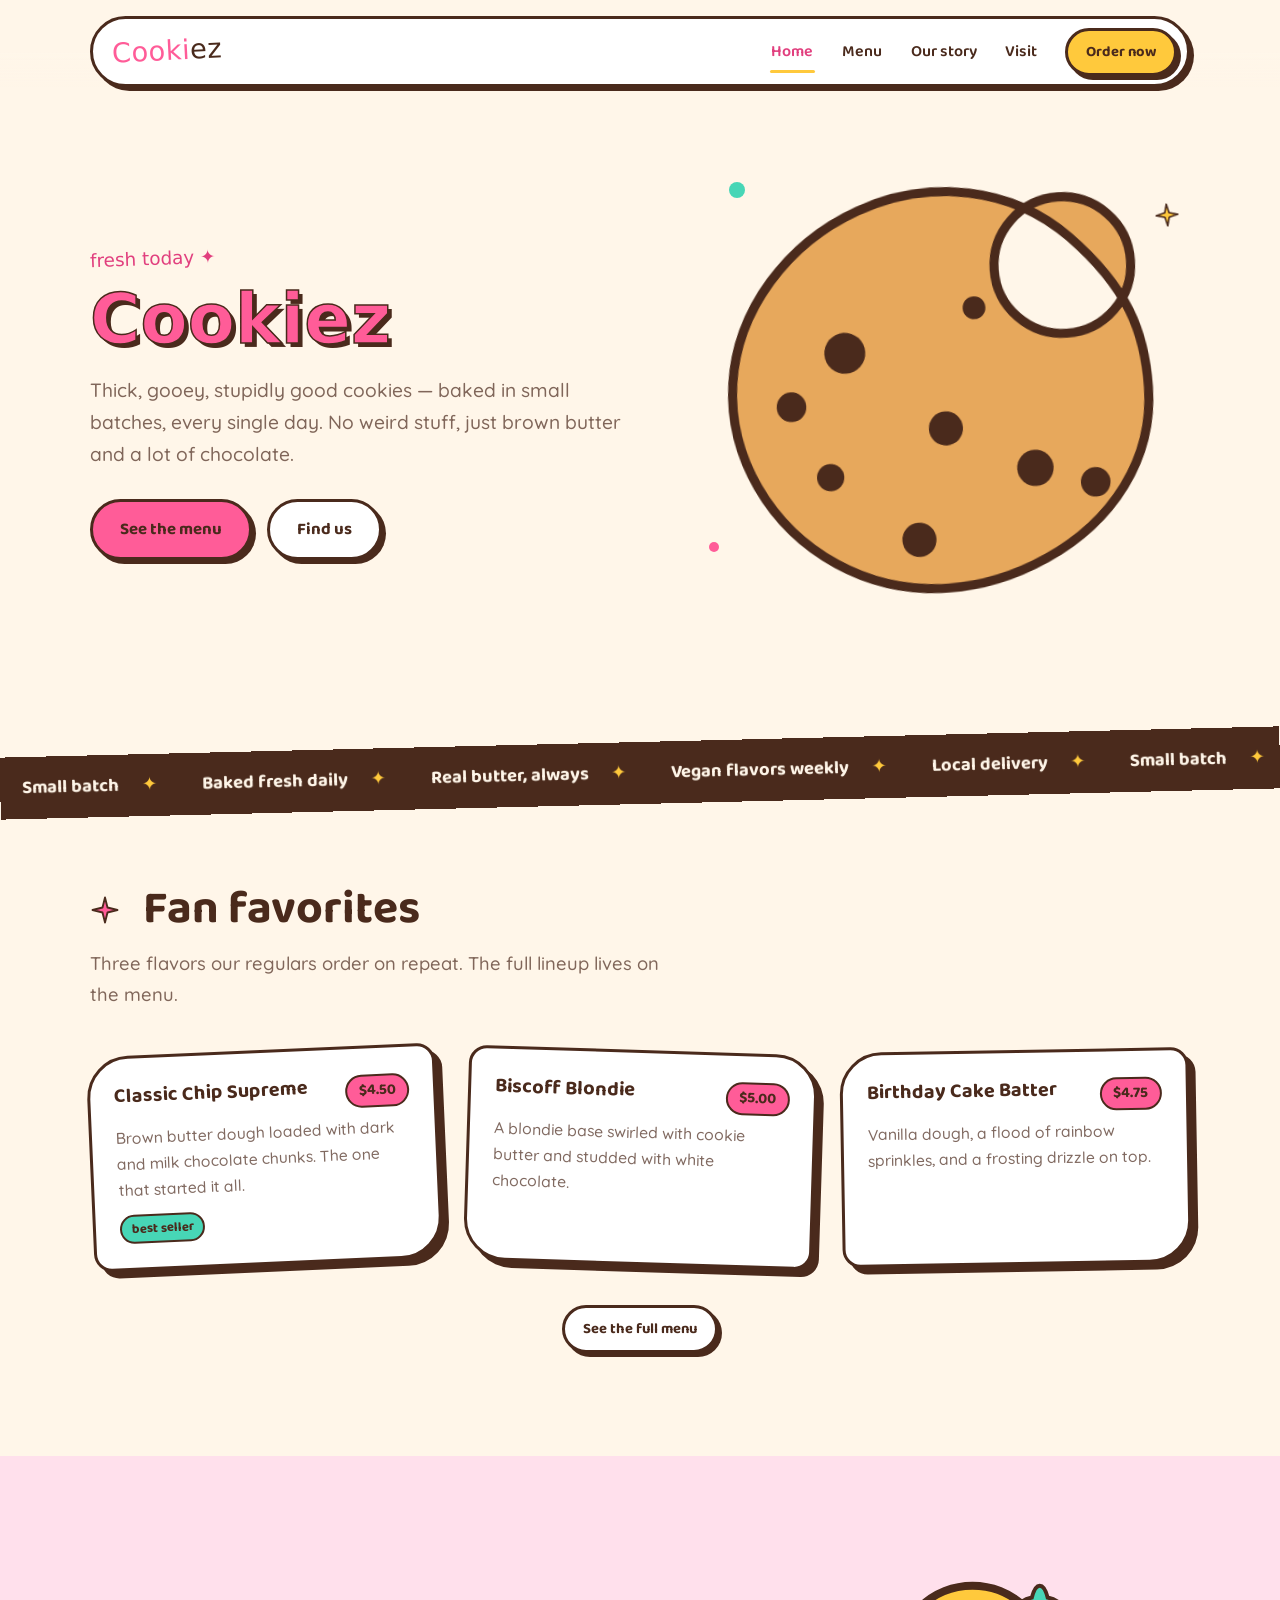
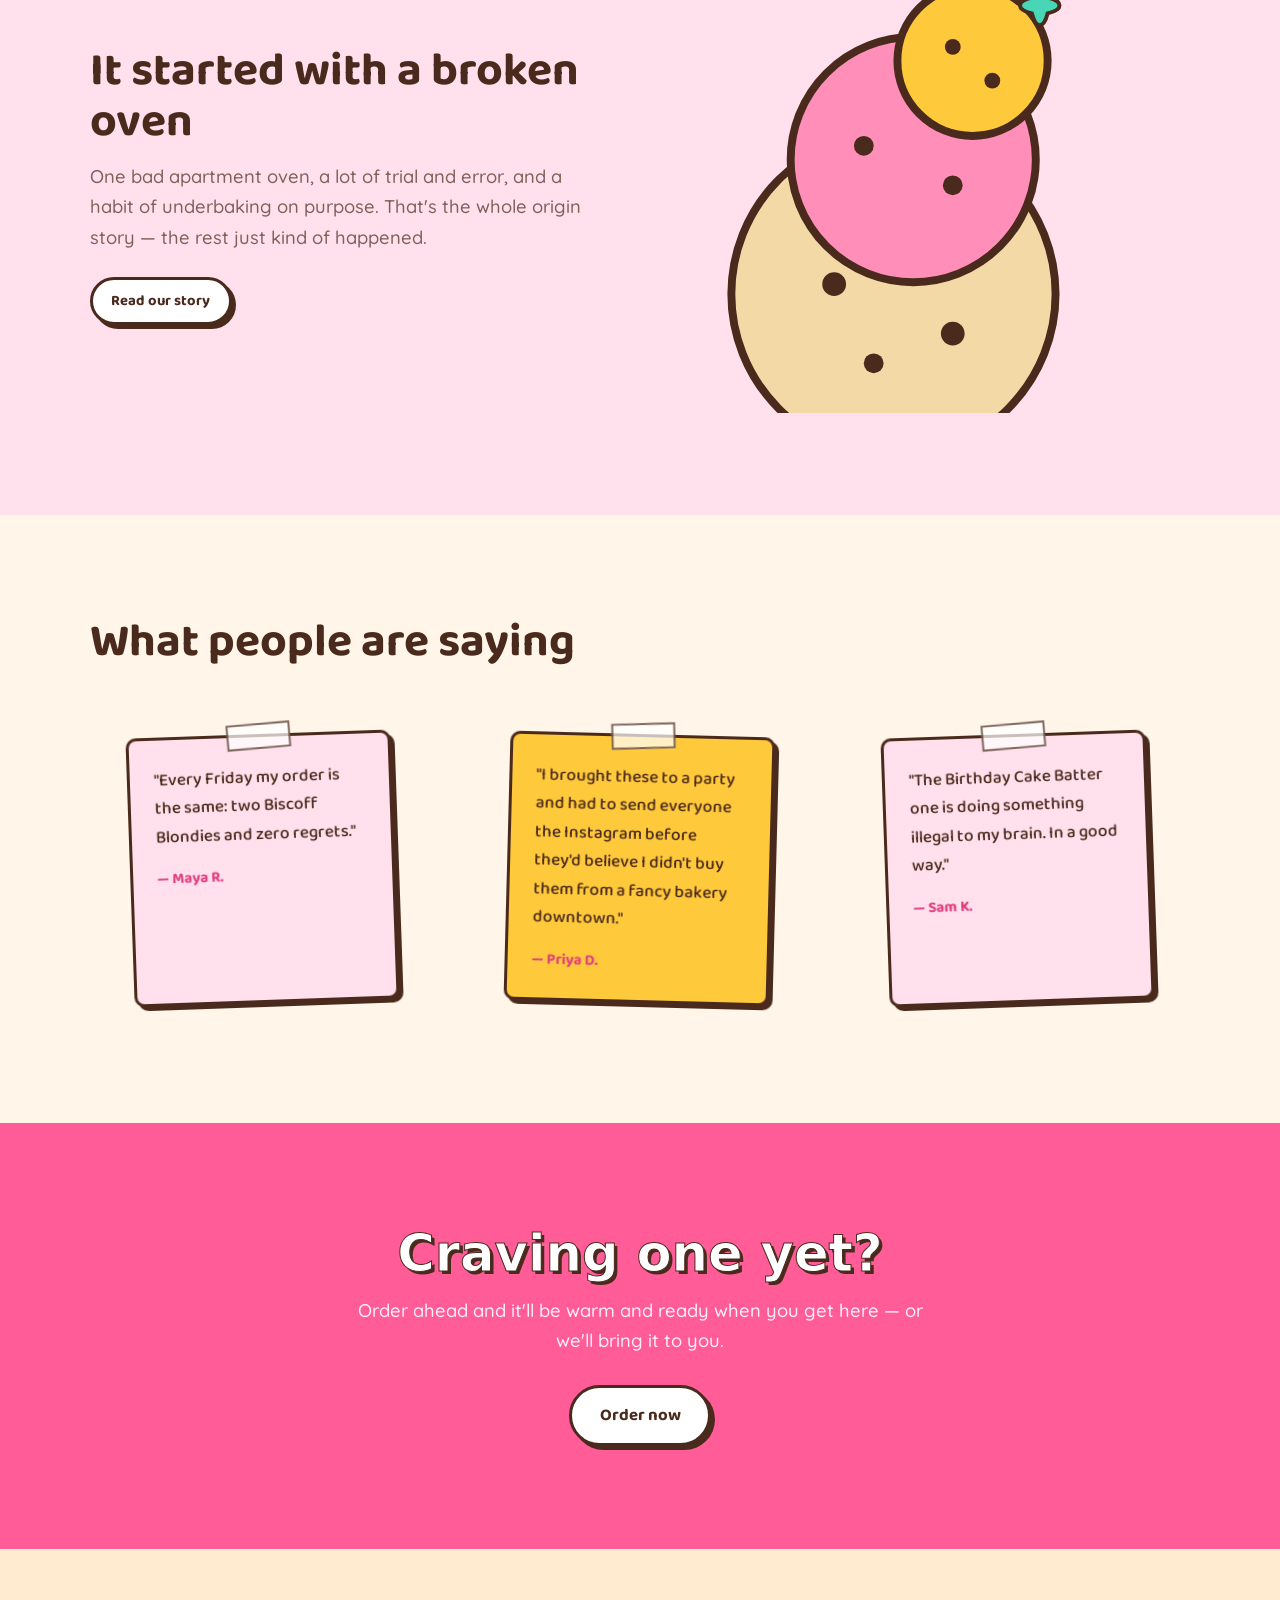
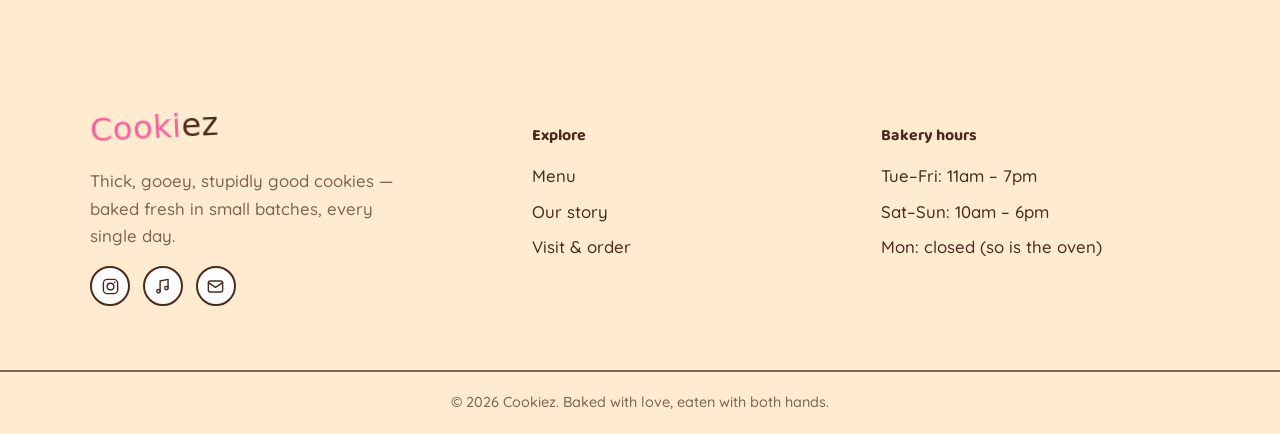
<file: index.html>
<!DOCTYPE html>
<html lang="en">
<head>
<meta charset="UTF-8">
<meta name="viewport" content="width=device-width, initial-scale=1.0">
<title>Cookiez — Thick, gooey, stupidly good cookies</title>
<meta name="description" content="Cookiez bakes thick, gooey cookies in small batches, every single day. Order ahead for pickup or local delivery.">
<link rel="icon" href="data:image/svg+xml,%3Csvg xmlns='http://www.w3.org/2000/svg' viewBox='0 0 100 100'%3E%3Ctext y='.9em' font-size='90'%3E%F0%9F%8D%AA%3C/text%3E%3C/svg%3E">
<link rel="preconnect" href="https://fonts.googleapis.com">
<link rel="preconnect" href="https://fonts.gstatic.com" crossorigin>
<link href="https://fonts.googleapis.com/css2?family=Baloo+2:wght@500;600;700;800&amp;family=Quicksand:wght@500;600;700&amp;family=Chewy&amp;display=swap" rel="stylesheet">
<link rel="stylesheet" href="style.css">
</head>
<body>

<header class="site-header">
  <div class="container">
    <nav class="nav-pill" aria-label="Primary">
      <a href="index.html" class="logo">Cooki<span>ez</span></a>
      <button class="nav-toggle" aria-label="Toggle menu" aria-expanded="false" aria-controls="primary-nav">
        <svg viewBox="0 0 24 24" fill="none" stroke="currentColor" stroke-width="2.5" stroke-linecap="round"><line x1="3" y1="6" x2="21" y2="6"/><line x1="3" y1="12" x2="21" y2="12"/><line x1="3" y1="18" x2="21" y2="18"/></svg>
      </button>
      <div class="nav-links" id="primary-nav">
        <a href="index.html" aria-current="page">Home</a>
        <a href="menu.html">Menu</a>
        <a href="about.html">Our story</a>
        <a href="contact.html">Visit</a>
        <a href="contact.html" class="btn small">Order now</a>
      </div>
    </nav>
  </div>
</header>

<main>

  <section class="hero">
    <div class="container">
      <div class="hero-copy">
        <span class="kicker">fresh today ✦</span>
        <h1>Cookiez</h1>
        <p class="section-lede">Thick, gooey, stupidly good cookies — baked in small batches, every single day. No weird stuff, just brown butter and a lot of chocolate.</p>
        <div class="hero-cta">
          <a href="menu.html" class="btn primary">See the menu</a>
          <a href="contact.html" class="btn ghost">Find us</a>
        </div>
      </div>
      <div class="hero-art" aria-hidden="true">
        <svg viewBox="0 0 220 220" width="100%">
          <path fill-rule="evenodd" fill="#E7A85C" stroke="#4A2A1C" stroke-width="4"
            d="M202,110 C202,142 182,168 152,182 C122,196 88,196 60,178
               C32,160 16,128 20,96 C24,64 48,36 80,24 C112,12 148,18 172,42
               C196,66 202,86 202,110 Z
               M198,54 A30,30 0 1,0 138,54 A30,30 0 1,0 198,54 Z"/>
          <circle cx="70" cy="86" r="9" fill="#4A2A1C"/>
          <circle cx="112" cy="122" r="7.5" fill="#4A2A1C"/>
          <circle cx="150" cy="142" r="8" fill="#4A2A1C"/>
          <circle cx="60" cy="140" r="6" fill="#4A2A1C"/>
          <circle cx="97" cy="170" r="7.5" fill="#4A2A1C"/>
          <circle cx="45" cy="108" r="6.5" fill="#4A2A1C"/>
          <circle cx="176" cy="150" r="6.5" fill="#4A2A1C"/>
          <circle cx="128" cy="70" r="5" fill="#4A2A1C"/>
        </svg>
        <span class="confetti dot" style="width:16px;height:16px;background:var(--mint);top:6%;left:8%;"></span>
        <span class="confetti dot" style="width:10px;height:10px;background:var(--pink);top:78%;left:4%;"></span>
        <svg class="confetti" style="width:26px;top:10%;right:2%;" viewBox="0 0 24 24" aria-hidden="true"><path d="M12 2 L14 10 L22 12 L14 14 L12 22 L10 14 L2 12 L10 10 Z" fill="var(--yellow)" stroke="#4A2A1C" stroke-width="1.5" stroke-linejoin="round"/></svg>
      </div>
    </div>
  </section>

  <div class="marquee">
    <div class="marquee-track">
      <span>Small batch</span><span>Baked fresh daily</span><span>Real butter, always</span><span>Vegan flavors weekly</span><span>Local delivery</span>
      <span>Small batch</span><span>Baked fresh daily</span><span>Real butter, always</span><span>Vegan flavors weekly</span><span>Local delivery</span>
    </div>
  </div>

  <section class="band-cream">
    <div class="container">
      <h2 class="section-heading">
        <svg class="sprinkle" width="30" height="30" viewBox="0 0 24 24" aria-hidden="true"><path d="M12 2 L14 10 L22 12 L14 14 L12 22 L10 14 L2 12 L10 10 Z" fill="var(--pink)" stroke="#4A2A1C" stroke-width="1.5" stroke-linejoin="round"/></svg>
        Fan favorites
      </h2>
      <p class="section-lede">Three flavors our regulars order on repeat. The full lineup lives on the menu.</p>

      <div class="pinboard featured">
        <article class="tile">
          <div class="tile-top">
            <h3>Classic Chip Supreme</h3>
            <span class="price">$4.50</span>
          </div>
          <p>Brown butter dough loaded with dark and milk chocolate chunks. The one that started it all.</p>
          <span class="tag">best seller</span>
        </article>
        <article class="tile">
          <div class="tile-top">
            <h3>Biscoff Blondie</h3>
            <span class="price">$5.00</span>
          </div>
          <p>A blondie base swirled with cookie butter and studded with white chocolate.</p>
        </article>
        <article class="tile">
          <div class="tile-top">
            <h3>Birthday Cake Batter</h3>
            <span class="price">$4.75</span>
          </div>
          <p>Vanilla dough, a flood of rainbow sprinkles, and a frosting drizzle on top.</p>
        </article>
      </div>
      <div style="text-align:center; margin-top:2.5rem;">
        <a href="menu.html" class="btn ghost small">See the full menu</a>
      </div>
    </div>
  </section>

  <section class="band-pink">
    <div class="container split">
      <div class="split-copy">
        <h2 class="section-heading">It started with a broken oven</h2>
        <p class="section-lede">One bad apartment oven, a lot of trial and error, and a habit of underbaking on purpose. That's the whole origin story — the rest just kind of happened.</p>
        <a href="about.html" class="btn ghost small" style="margin-top:1.5rem;">Read our story</a>
      </div>
      <div class="split-art" aria-hidden="true">
        <svg viewBox="0 0 260 230" width="100%">
          <circle cx="110" cy="170" r="82" fill="#F3D9A6" stroke="#4A2A1C" stroke-width="4"/>
          <circle cx="120" cy="102" r="62" fill="#FF8FB8" stroke="#4A2A1C" stroke-width="4"/>
          <circle cx="150" cy="52" r="38" fill="var(--yellow)" stroke="#4A2A1C" stroke-width="4"/>
          <circle cx="80" cy="165" r="6" fill="#4A2A1C"/>
          <circle cx="140" cy="190" r="6" fill="#4A2A1C"/>
          <circle cx="100" cy="205" r="5" fill="#4A2A1C"/>
          <circle cx="95" cy="95" r="5" fill="#4A2A1C"/>
          <circle cx="140" cy="115" r="5" fill="#4A2A1C"/>
          <circle cx="140" cy="45" r="4" fill="#4A2A1C"/>
          <circle cx="160" cy="62" r="4" fill="#4A2A1C"/>
          <path d="M180 20 C182 12 186 12 188 20 C196 22 196 26 188 28 C186 36 182 36 180 28 C172 26 172 22 180 20 Z" fill="var(--mint)" stroke="#4A2A1C" stroke-width="2"/>
        </svg>
      </div>
    </div>
  </section>

  <section class="band-cream">
    <div class="container">
      <h2 class="section-heading">What people are saying</h2>
      <div class="notes">
        <blockquote class="note">
          <span class="tape" aria-hidden="true"></span>
          "Every Friday my order is the same: two Biscoff Blondies and zero regrets."
          <cite>— Maya R.</cite>
        </blockquote>
        <blockquote class="note">
          <span class="tape" aria-hidden="true"></span>
          "I brought these to a party and had to send everyone the Instagram before they'd believe I didn't buy them from a fancy bakery downtown."
          <cite>— Priya D.</cite>
        </blockquote>
        <blockquote class="note">
          <span class="tape" aria-hidden="true"></span>
          "The Birthday Cake Batter one is doing something illegal to my brain. In a good way."
          <cite>— Sam K.</cite>
        </blockquote>
      </div>
    </div>
  </section>

  <section class="cta-band">
    <div class="container">
      <h2>Craving one yet?</h2>
      <p class="section-lede">Order ahead and it'll be warm and ready when you get here — or we'll bring it to you.</p>
      <div class="hero-cta">
        <a href="contact.html" class="btn ghost">Order now</a>
      </div>
    </div>
  </section>

</main>

<footer class="site-footer">
  <div class="wavy-divider" aria-hidden="true">
    <svg viewBox="0 0 1440 100" preserveAspectRatio="none"><path fill="var(--cream-deep)" d="M0,40 C120,80 240,0 360,40 C480,80 600,0 720,40 C840,80 960,0 1080,40 C1200,80 1320,0 1440,40 L1440,100 L0,100 Z"/></svg>
  </div>
  <div class="container footer-inner">
    <div class="footer-brand">
      <a href="index.html" class="logo">Cooki<span>ez</span></a>
      <p>Thick, gooey, stupidly good cookies — baked fresh in small batches, every single day.</p>
      <div class="social-row">
        <a href="https://instagram.com/cookiez.bakes" aria-label="Cookiez on Instagram" target="_blank" rel="noopener"><svg viewBox="0 0 24 24" fill="none" stroke="#4A2A1C" stroke-width="1.8"><rect x="3" y="3" width="18" height="18" rx="5"/><circle cx="12" cy="12" r="4.2"/><circle cx="17.3" cy="6.7" r="1.1" fill="#4A2A1C" stroke="none"/></svg></a>
        <a href="https://tiktok.com/@cookiez.bakes" aria-label="Cookiez on TikTok" target="_blank" rel="noopener"><svg viewBox="0 0 24 24" fill="none" stroke="#4A2A1C" stroke-width="1.8" stroke-linecap="round" stroke-linejoin="round"><path d="M9 18V5l10-2v11"/><circle cx="7" cy="18" r="2.2"/><circle cx="17" cy="14" r="2.2"/></svg></a>
        <a href="mailto:hello@cookiez.com" aria-label="Email Cookiez"><svg viewBox="0 0 24 24" fill="none" stroke="#4A2A1C" stroke-width="1.8" stroke-linecap="round" stroke-linejoin="round"><rect x="3" y="5" width="18" height="14" rx="2.5"/><path d="M3 7l9 6 9-6"/></svg></a>
      </div>
    </div>
    <div class="footer-links">
      <h4>Explore</h4>
      <ul>
        <li><a href="menu.html">Menu</a></li>
        <li><a href="about.html">Our story</a></li>
        <li><a href="contact.html">Visit &amp; order</a></li>
      </ul>
    </div>
    <div class="footer-hours">
      <h4>Bakery hours</h4>
      <ul>
        <li>Tue–Fri: 11am – 7pm</li>
        <li>Sat–Sun: 10am – 6pm</li>
        <li>Mon: closed (so is the oven)</li>
      </ul>
    </div>
  </div>
  <div class="footer-bottom">
    <p>© <span data-year>2026</span> Cookiez. Baked with love, eaten with both hands.</p>
  </div>
</footer>

<script src="main.js"></script>
</body>
</html>
</file>
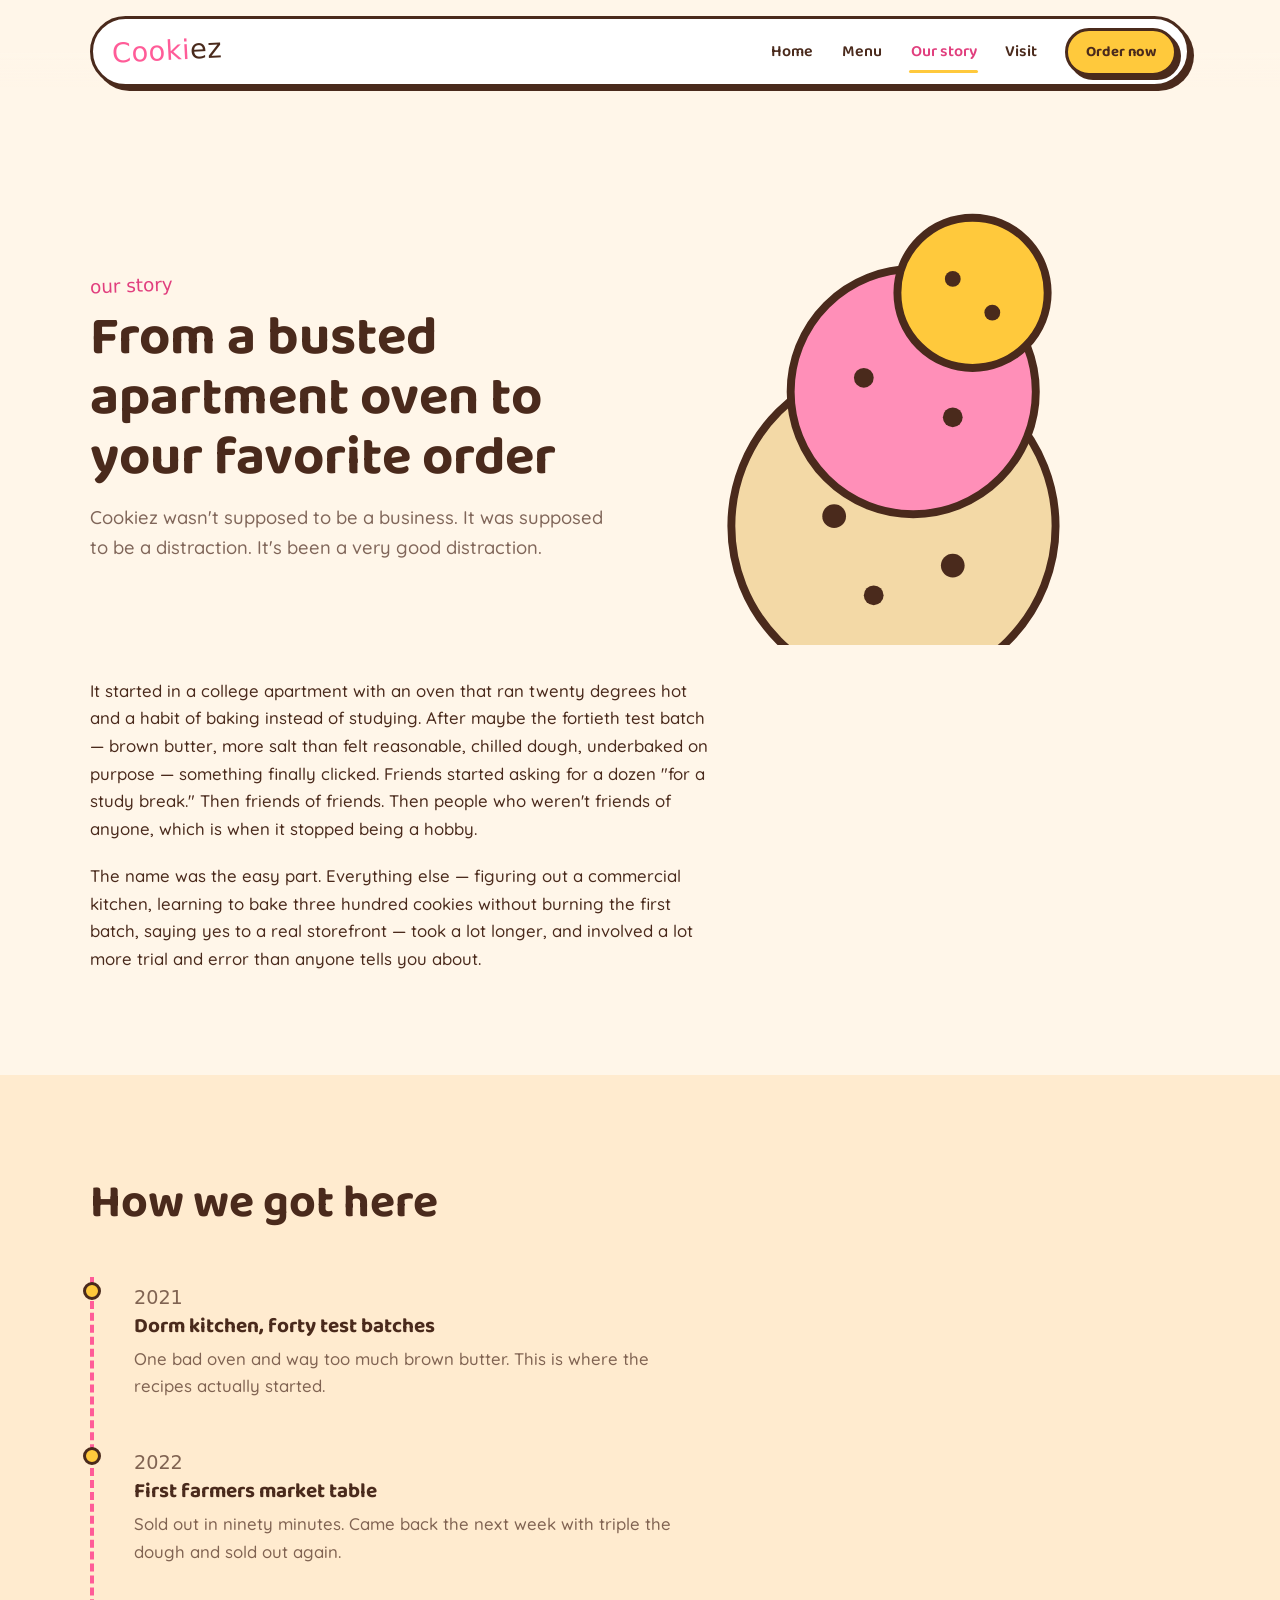
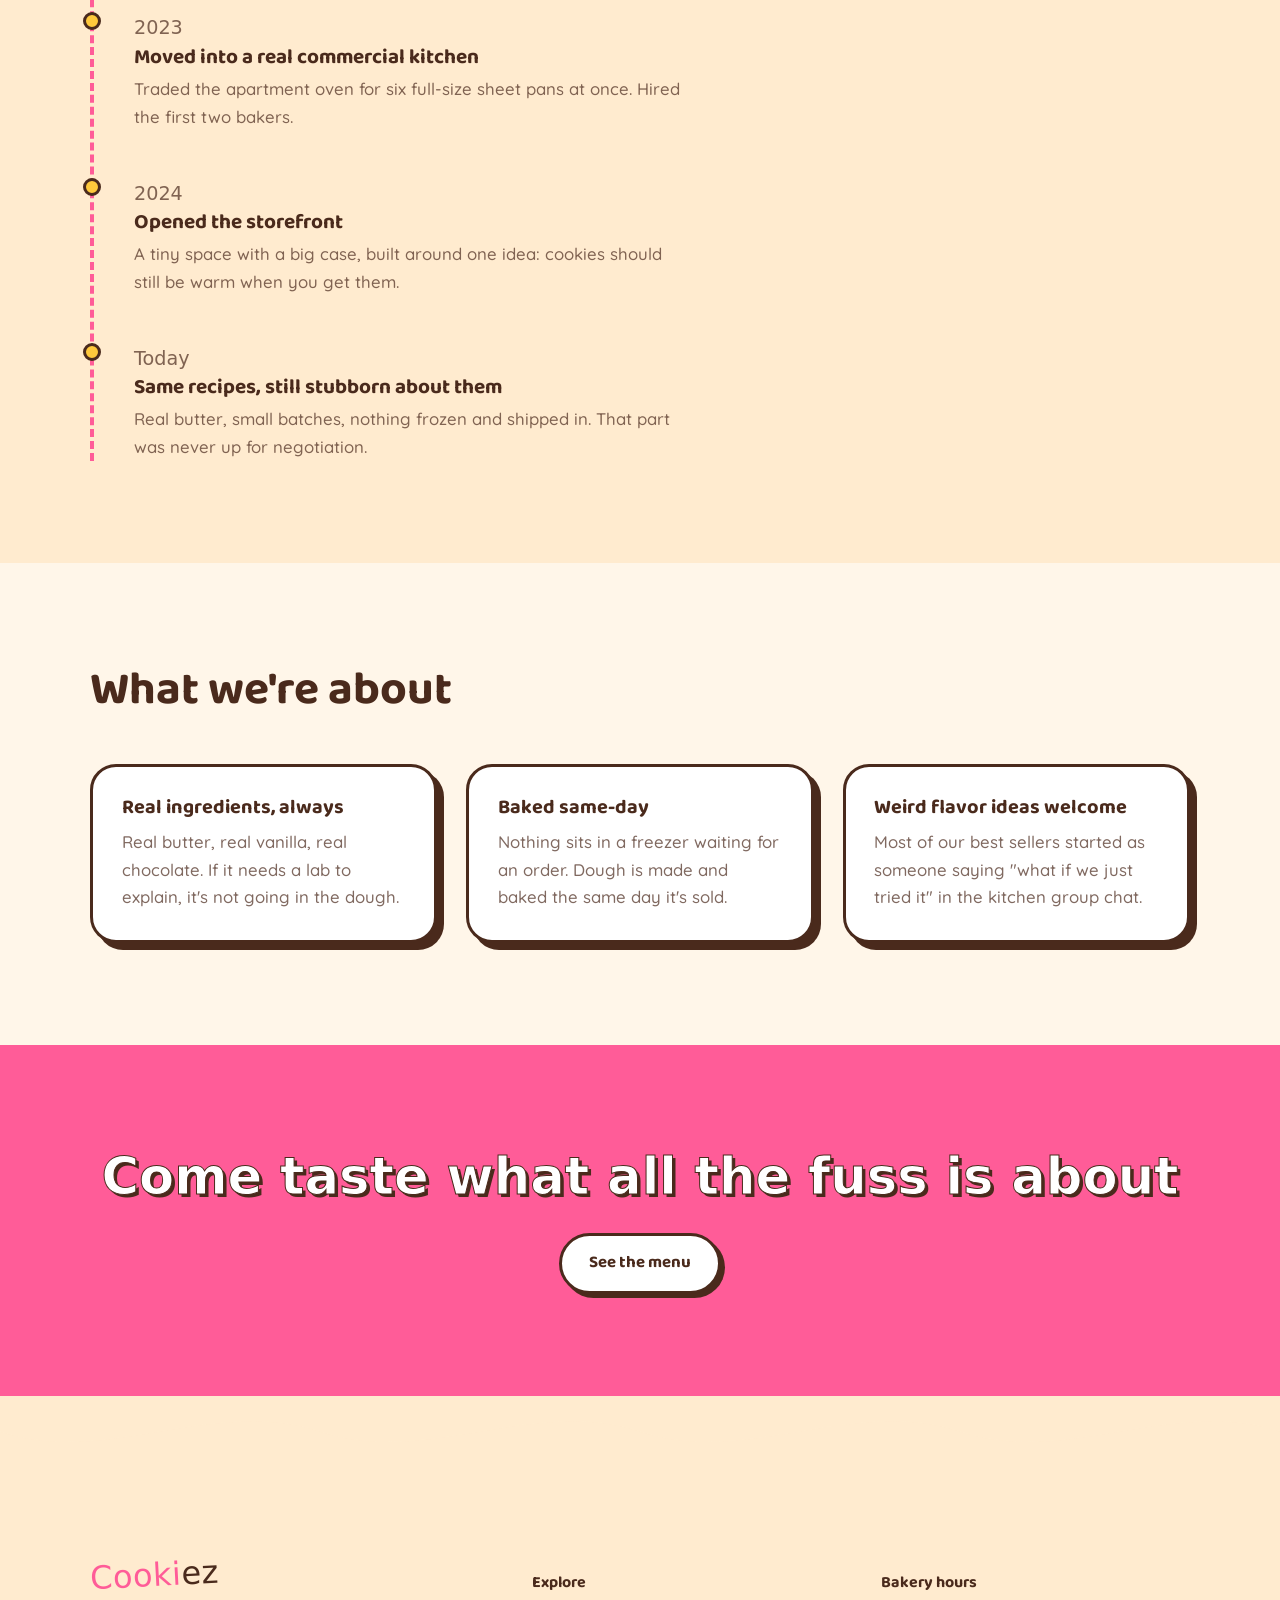
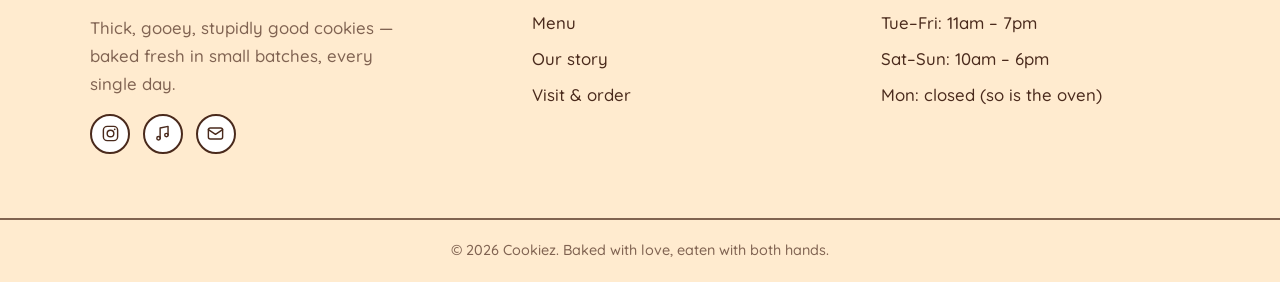
<file: about.html>
<!DOCTYPE html>
<html lang="en">
<head>
<meta charset="UTF-8">
<meta name="viewport" content="width=device-width, initial-scale=1.0">
<title>Our story — Cookiez</title>
<meta name="description" content="How Cookiez went from a dorm kitchen experiment to a neighborhood bakery.">
<link rel="icon" href="data:image/svg+xml,%3Csvg xmlns='http://www.w3.org/2000/svg' viewBox='0 0 100 100'%3E%3Ctext y='.9em' font-size='90'%3E%F0%9F%8D%AA%3C/text%3E%3C/svg%3E">
<link rel="preconnect" href="https://fonts.googleapis.com">
<link rel="preconnect" href="https://fonts.gstatic.com" crossorigin>
<link href="https://fonts.googleapis.com/css2?family=Baloo+2:wght@500;600;700;800&amp;family=Quicksand:wght@500;600;700&amp;family=Chewy&amp;display=swap" rel="stylesheet">
<link rel="stylesheet" href="style.css">
</head>
<body>

<header class="site-header">
  <div class="container">
    <nav class="nav-pill" aria-label="Primary">
      <a href="index.html" class="logo">Cooki<span>ez</span></a>
      <button class="nav-toggle" aria-label="Toggle menu" aria-expanded="false" aria-controls="primary-nav">
        <svg viewBox="0 0 24 24" fill="none" stroke="currentColor" stroke-width="2.5" stroke-linecap="round"><line x1="3" y1="6" x2="21" y2="6"/><line x1="3" y1="12" x2="21" y2="12"/><line x1="3" y1="18" x2="21" y2="18"/></svg>
      </button>
      <div class="nav-links" id="primary-nav">
        <a href="index.html">Home</a>
        <a href="menu.html">Menu</a>
        <a href="about.html" aria-current="page">Our story</a>
        <a href="contact.html">Visit</a>
        <a href="contact.html" class="btn small">Order now</a>
      </div>
    </nav>
  </div>
</header>

<main>

  <section class="band-cream" style="padding-bottom: 2rem;">
    <div class="container split">
      <div class="split-copy">
        <span class="kicker">our story</span>
        <h1 style="font-size: clamp(2.3rem, 5vw, 3.4rem); font-family: var(--font-head); color: var(--choc);">From a busted apartment oven to your favorite order</h1>
        <p class="section-lede">Cookiez wasn't supposed to be a business. It was supposed to be a distraction. It's been a very good distraction.</p>
      </div>
      <div class="split-art" aria-hidden="true">
        <svg viewBox="0 0 260 230" width="100%">
          <circle cx="110" cy="170" r="82" fill="#F3D9A6" stroke="#4A2A1C" stroke-width="4"/>
          <circle cx="120" cy="102" r="62" fill="#FF8FB8" stroke="#4A2A1C" stroke-width="4"/>
          <circle cx="150" cy="52" r="38" fill="var(--yellow)" stroke="#4A2A1C" stroke-width="4"/>
          <circle cx="80" cy="165" r="6" fill="#4A2A1C"/>
          <circle cx="140" cy="190" r="6" fill="#4A2A1C"/>
          <circle cx="100" cy="205" r="5" fill="#4A2A1C"/>
          <circle cx="95" cy="95" r="5" fill="#4A2A1C"/>
          <circle cx="140" cy="115" r="5" fill="#4A2A1C"/>
          <circle cx="140" cy="45" r="4" fill="#4A2A1C"/>
          <circle cx="160" cy="62" r="4" fill="#4A2A1C"/>
        </svg>
      </div>
    </div>
  </section>

  <section class="band-cream" style="padding-top: 0;">
    <div class="container">
      <p class="prose">It started in a college apartment with an oven that ran twenty degrees hot and a habit of baking instead of studying. After maybe the fortieth test batch — brown butter, more salt than felt reasonable, chilled dough, underbaked on purpose — something finally clicked. Friends started asking for a dozen "for a study break." Then friends of friends. Then people who weren't friends of anyone, which is when it stopped being a hobby.</p>
      <p class="prose" style="margin-top: 1.2rem;">The name was the easy part. Everything else — figuring out a commercial kitchen, learning to bake three hundred cookies without burning the first batch, saying yes to a real storefront — took a lot longer, and involved a lot more trial and error than anyone tells you about.</p>
    </div>
  </section>

  <section class="band-deep">
    <div class="container">
      <h2 class="section-heading">How we got here</h2>
      <ol class="timeline">
        <li class="timeline-item">
          <p class="timeline-year">2021</p>
          <h3>Dorm kitchen, forty test batches</h3>
          <p>One bad oven and way too much brown butter. This is where the recipes actually started.</p>
        </li>
        <li class="timeline-item">
          <p class="timeline-year">2022</p>
          <h3>First farmers market table</h3>
          <p>Sold out in ninety minutes. Came back the next week with triple the dough and sold out again.</p>
        </li>
        <li class="timeline-item">
          <p class="timeline-year">2023</p>
          <h3>Moved into a real commercial kitchen</h3>
          <p>Traded the apartment oven for six full-size sheet pans at once. Hired the first two bakers.</p>
        </li>
        <li class="timeline-item">
          <p class="timeline-year">2024</p>
          <h3>Opened the storefront</h3>
          <p>A tiny space with a big case, built around one idea: cookies should still be warm when you get them.</p>
        </li>
        <li class="timeline-item">
          <p class="timeline-year">Today</p>
          <h3>Same recipes, still stubborn about them</h3>
          <p>Real butter, small batches, nothing frozen and shipped in. That part was never up for negotiation.</p>
        </li>
      </ol>
    </div>
  </section>

  <section class="band-cream">
    <div class="container">
      <h2 class="section-heading">What we're about</h2>
      <div class="info-grid">
        <div class="info-card">
          <h3>Real ingredients, always</h3>
          <p>Real butter, real vanilla, real chocolate. If it needs a lab to explain, it's not going in the dough.</p>
        </div>
        <div class="info-card">
          <h3>Baked same-day</h3>
          <p>Nothing sits in a freezer waiting for an order. Dough is made and baked the same day it's sold.</p>
        </div>
        <div class="info-card">
          <h3>Weird flavor ideas welcome</h3>
          <p>Most of our best sellers started as someone saying "what if we just tried it" in the kitchen group chat.</p>
        </div>
      </div>
    </div>
  </section>

  <section class="cta-band">
    <div class="container">
      <h2>Come taste what all the fuss is about</h2>
      <div class="hero-cta">
        <a href="menu.html" class="btn ghost">See the menu</a>
      </div>
    </div>
  </section>

</main>

<footer class="site-footer">
  <div class="wavy-divider" aria-hidden="true">
    <svg viewBox="0 0 1440 100" preserveAspectRatio="none"><path fill="var(--cream-deep)" d="M0,40 C120,80 240,0 360,40 C480,80 600,0 720,40 C840,80 960,0 1080,40 C1200,80 1320,0 1440,40 L1440,100 L0,100 Z"/></svg>
  </div>
  <div class="container footer-inner">
    <div class="footer-brand">
      <a href="index.html" class="logo">Cooki<span>ez</span></a>
      <p>Thick, gooey, stupidly good cookies — baked fresh in small batches, every single day.</p>
      <div class="social-row">
        <a href="https://instagram.com/cookiez.bakes" aria-label="Cookiez on Instagram" target="_blank" rel="noopener"><svg viewBox="0 0 24 24" fill="none" stroke="#4A2A1C" stroke-width="1.8"><rect x="3" y="3" width="18" height="18" rx="5"/><circle cx="12" cy="12" r="4.2"/><circle cx="17.3" cy="6.7" r="1.1" fill="#4A2A1C" stroke="none"/></svg></a>
        <a href="https://tiktok.com/@cookiez.bakes" aria-label="Cookiez on TikTok" target="_blank" rel="noopener"><svg viewBox="0 0 24 24" fill="none" stroke="#4A2A1C" stroke-width="1.8" stroke-linecap="round" stroke-linejoin="round"><path d="M9 18V5l10-2v11"/><circle cx="7" cy="18" r="2.2"/><circle cx="17" cy="14" r="2.2"/></svg></a>
        <a href="mailto:hello@cookiez.com" aria-label="Email Cookiez"><svg viewBox="0 0 24 24" fill="none" stroke="#4A2A1C" stroke-width="1.8" stroke-linecap="round" stroke-linejoin="round"><rect x="3" y="5" width="18" height="14" rx="2.5"/><path d="M3 7l9 6 9-6"/></svg></a>
      </div>
    </div>
    <div class="footer-links">
      <h4>Explore</h4>
      <ul>
        <li><a href="menu.html">Menu</a></li>
        <li><a href="about.html">Our story</a></li>
        <li><a href="contact.html">Visit &amp; order</a></li>
      </ul>
    </div>
    <div class="footer-hours">
      <h4>Bakery hours</h4>
      <ul>
        <li>Tue–Fri: 11am – 7pm</li>
        <li>Sat–Sun: 10am – 6pm</li>
        <li>Mon: closed (so is the oven)</li>
      </ul>
    </div>
  </div>
  <div class="footer-bottom">
    <p>© <span data-year>2026</span> Cookiez. Baked with love, eaten with both hands.</p>
  </div>
</footer>

<script src="main.js"></script>
</body>
</html>
</file>
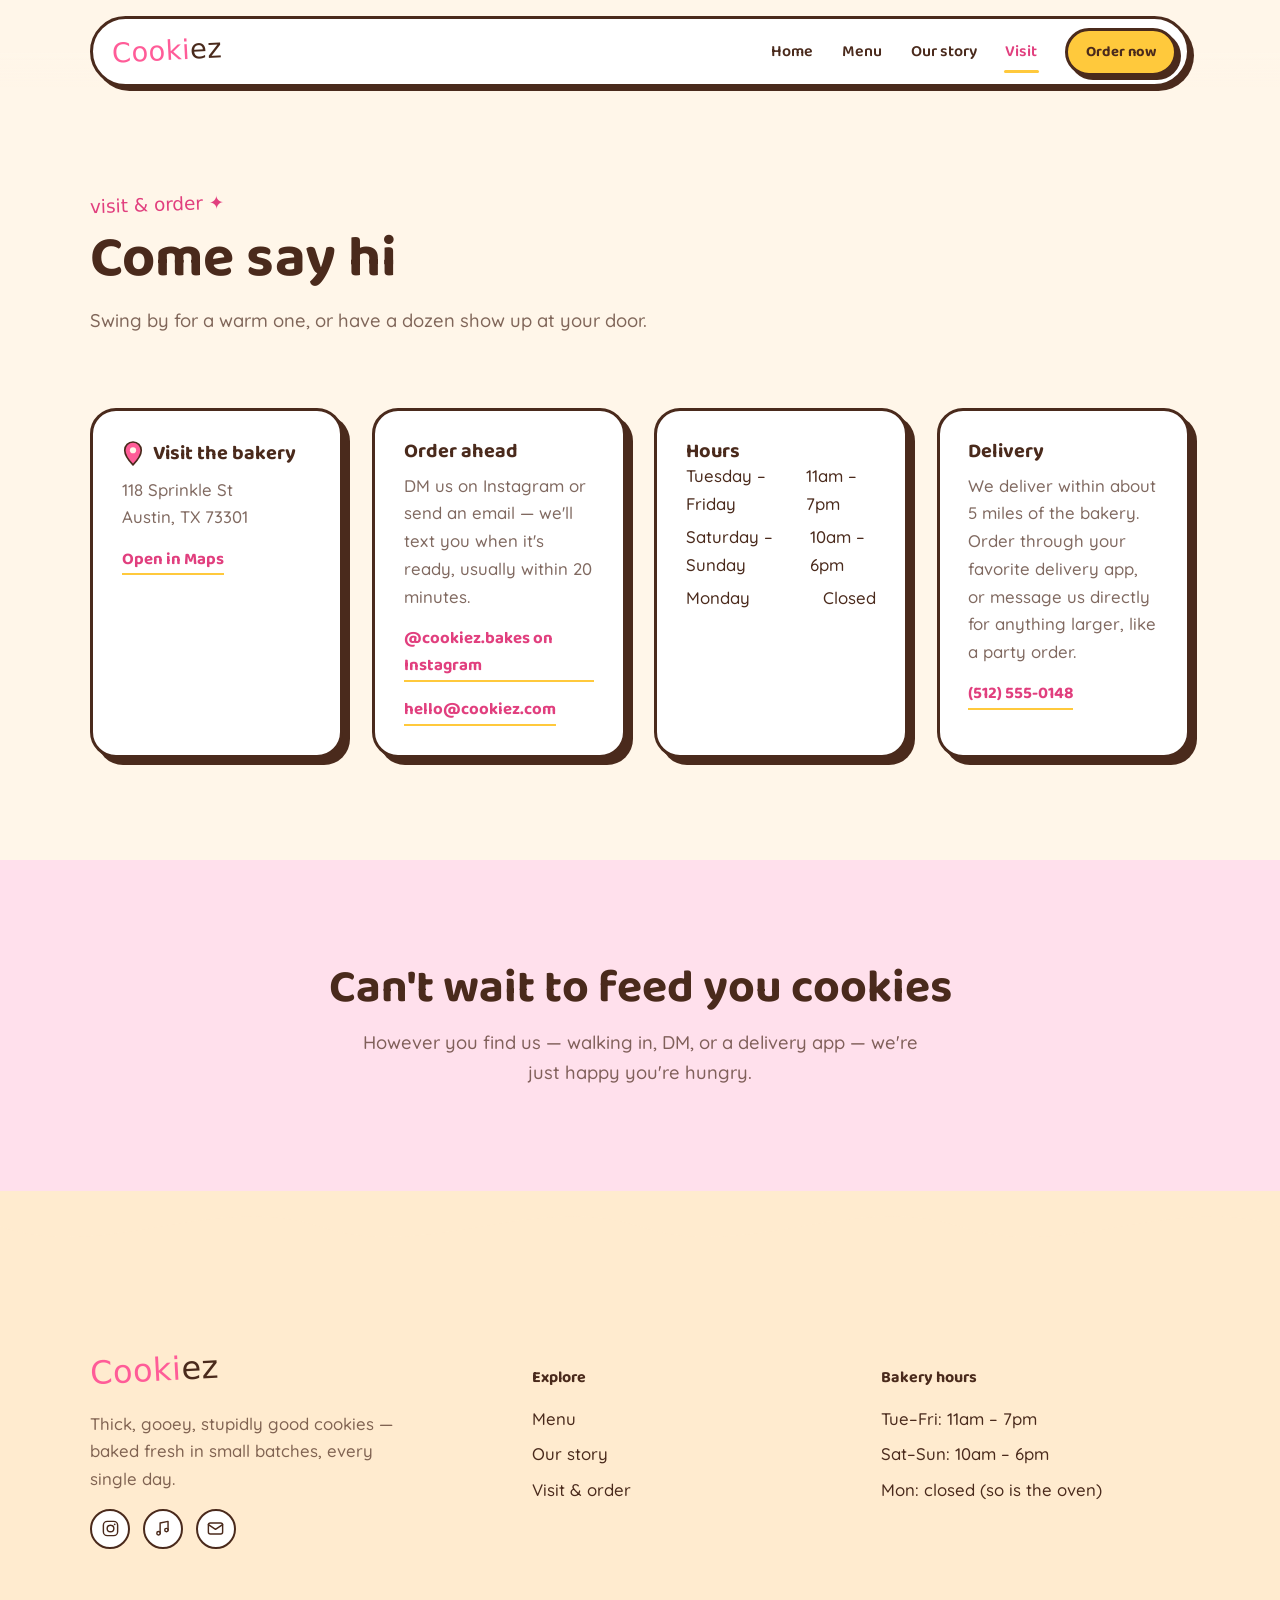
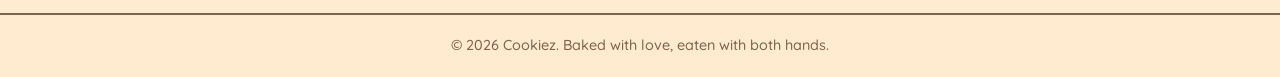
<file: contact.html>
<!DOCTYPE html>
<html lang="en">
<head>
<meta charset="UTF-8">
<meta name="viewport" content="width=device-width, initial-scale=1.0">
<title>Visit &amp; order — Cookiez</title>
<meta name="description" content="Find Cookiez, see our hours, and order ahead for pickup or local delivery.">
<link rel="icon" href="data:image/svg+xml,%3Csvg xmlns='http://www.w3.org/2000/svg' viewBox='0 0 100 100'%3E%3Ctext y='.9em' font-size='90'%3E%F0%9F%8D%AA%3C/text%3E%3C/svg%3E">
<link rel="preconnect" href="https://fonts.googleapis.com">
<link rel="preconnect" href="https://fonts.gstatic.com" crossorigin>
<link href="https://fonts.googleapis.com/css2?family=Baloo+2:wght@500;600;700;800&amp;family=Quicksand:wght@500;600;700&amp;family=Chewy&amp;display=swap" rel="stylesheet">
<link rel="stylesheet" href="style.css">
</head>
<body>

<header class="site-header">
  <div class="container">
    <nav class="nav-pill" aria-label="Primary">
      <a href="index.html" class="logo">Cooki<span>ez</span></a>
      <button class="nav-toggle" aria-label="Toggle menu" aria-expanded="false" aria-controls="primary-nav">
        <svg viewBox="0 0 24 24" fill="none" stroke="currentColor" stroke-width="2.5" stroke-linecap="round"><line x1="3" y1="6" x2="21" y2="6"/><line x1="3" y1="12" x2="21" y2="12"/><line x1="3" y1="18" x2="21" y2="18"/></svg>
      </button>
      <div class="nav-links" id="primary-nav">
        <a href="index.html">Home</a>
        <a href="menu.html">Menu</a>
        <a href="about.html">Our story</a>
        <a href="contact.html" aria-current="page">Visit</a>
        <a href="contact.html" class="btn small">Order now</a>
      </div>
    </nav>
  </div>
</header>

<main>

  <section class="band-cream" style="padding-bottom: 1.5rem;">
    <div class="container">
      <span class="kicker">visit &amp; order ✦</span>
      <h1 style="font-size: clamp(2.4rem, 5vw, 3.6rem); font-family: var(--font-head); color: var(--choc);">Come say hi</h1>
      <p class="section-lede">Swing by for a warm one, or have a dozen show up at your door.</p>
    </div>
  </section>

  <section class="band-cream" style="padding-top: 0;">
    <div class="container">
      <div class="info-grid">

        <div class="info-card">
          <h3>
            <svg width="22" height="26" viewBox="0 0 24 28" aria-hidden="true"><path d="M12 27C12 27 21 17.6 21 11a9 9 0 1 0-18 0c0 6.6 9 16 9 16Z" fill="var(--pink)" stroke="#4A2A1C" stroke-width="1.8" stroke-linejoin="round"/><circle cx="12" cy="11" r="3.4" fill="var(--cream)"/></svg>
            Visit the bakery
          </h3>
          <address>118 Sprinkle St<br>Austin, TX 73301</address>
          <a class="link" href="https://www.google.com/maps/search/?api=1&amp;query=118+Sprinkle+St+Austin+TX" target="_blank" rel="noopener">Open in Maps</a>
        </div>

        <div class="info-card">
          <h3>Order ahead</h3>
          <p>DM us on Instagram or send an email — we'll text you when it's ready, usually within 20 minutes.</p>
          <a class="link" href="https://instagram.com/cookiez.bakes" target="_blank" rel="noopener">@cookiez.bakes on Instagram</a><br>
          <a class="link" href="mailto:hello@cookiez.com">hello@cookiez.com</a>
        </div>

        <div class="info-card">
          <h3>Hours</h3>
          <div class="hours-row"><span>Tuesday – Friday</span><span>11am – 7pm</span></div>
          <div class="hours-row"><span>Saturday – Sunday</span><span>10am – 6pm</span></div>
          <div class="hours-row"><span>Monday</span><span>Closed</span></div>
        </div>

        <div class="info-card">
          <h3>Delivery</h3>
          <p>We deliver within about 5 miles of the bakery. Order through your favorite delivery app, or message us directly for anything larger, like a party order.</p>
          <a class="link" href="tel:+15125550148">(512) 555-0148</a>
        </div>

      </div>
    </div>
  </section>

  <section class="band-pink">
    <div class="container" style="text-align:center;">
      <h2 class="section-heading" style="justify-content:center;">Can't wait to feed you cookies</h2>
      <p class="section-lede" style="margin-inline:auto;">However you find us — walking in, DM, or a delivery app — we're just happy you're hungry.</p>
    </div>
  </section>

</main>

<footer class="site-footer">
  <div class="wavy-divider" aria-hidden="true">
    <svg viewBox="0 0 1440 100" preserveAspectRatio="none"><path fill="var(--cream-deep)" d="M0,40 C120,80 240,0 360,40 C480,80 600,0 720,40 C840,80 960,0 1080,40 C1200,80 1320,0 1440,40 L1440,100 L0,100 Z"/></svg>
  </div>
  <div class="container footer-inner">
    <div class="footer-brand">
      <a href="index.html" class="logo">Cooki<span>ez</span></a>
      <p>Thick, gooey, stupidly good cookies — baked fresh in small batches, every single day.</p>
      <div class="social-row">
        <a href="https://instagram.com/cookiez.bakes" aria-label="Cookiez on Instagram" target="_blank" rel="noopener"><svg viewBox="0 0 24 24" fill="none" stroke="#4A2A1C" stroke-width="1.8"><rect x="3" y="3" width="18" height="18" rx="5"/><circle cx="12" cy="12" r="4.2"/><circle cx="17.3" cy="6.7" r="1.1" fill="#4A2A1C" stroke="none"/></svg></a>
        <a href="https://tiktok.com/@cookiez.bakes" aria-label="Cookiez on TikTok" target="_blank" rel="noopener"><svg viewBox="0 0 24 24" fill="none" stroke="#4A2A1C" stroke-width="1.8" stroke-linecap="round" stroke-linejoin="round"><path d="M9 18V5l10-2v11"/><circle cx="7" cy="18" r="2.2"/><circle cx="17" cy="14" r="2.2"/></svg></a>
        <a href="mailto:hello@cookiez.com" aria-label="Email Cookiez"><svg viewBox="0 0 24 24" fill="none" stroke="#4A2A1C" stroke-width="1.8" stroke-linecap="round" stroke-linejoin="round"><rect x="3" y="5" width="18" height="14" rx="2.5"/><path d="M3 7l9 6 9-6"/></svg></a>
      </div>
    </div>
    <div class="footer-links">
      <h4>Explore</h4>
      <ul>
        <li><a href="menu.html">Menu</a></li>
        <li><a href="about.html">Our story</a></li>
        <li><a href="contact.html">Visit &amp; order</a></li>
      </ul>
    </div>
    <div class="footer-hours">
      <h4>Bakery hours</h4>
      <ul>
        <li>Tue–Fri: 11am – 7pm</li>
        <li>Sat–Sun: 10am – 6pm</li>
        <li>Mon: closed (so is the oven)</li>
      </ul>
    </div>
  </div>
  <div class="footer-bottom">
    <p>© <span data-year>2026</span> Cookiez. Baked with love, eaten with both hands.</p>
  </div>
</footer>

<script src="main.js"></script>
</body>
</html>
</file>
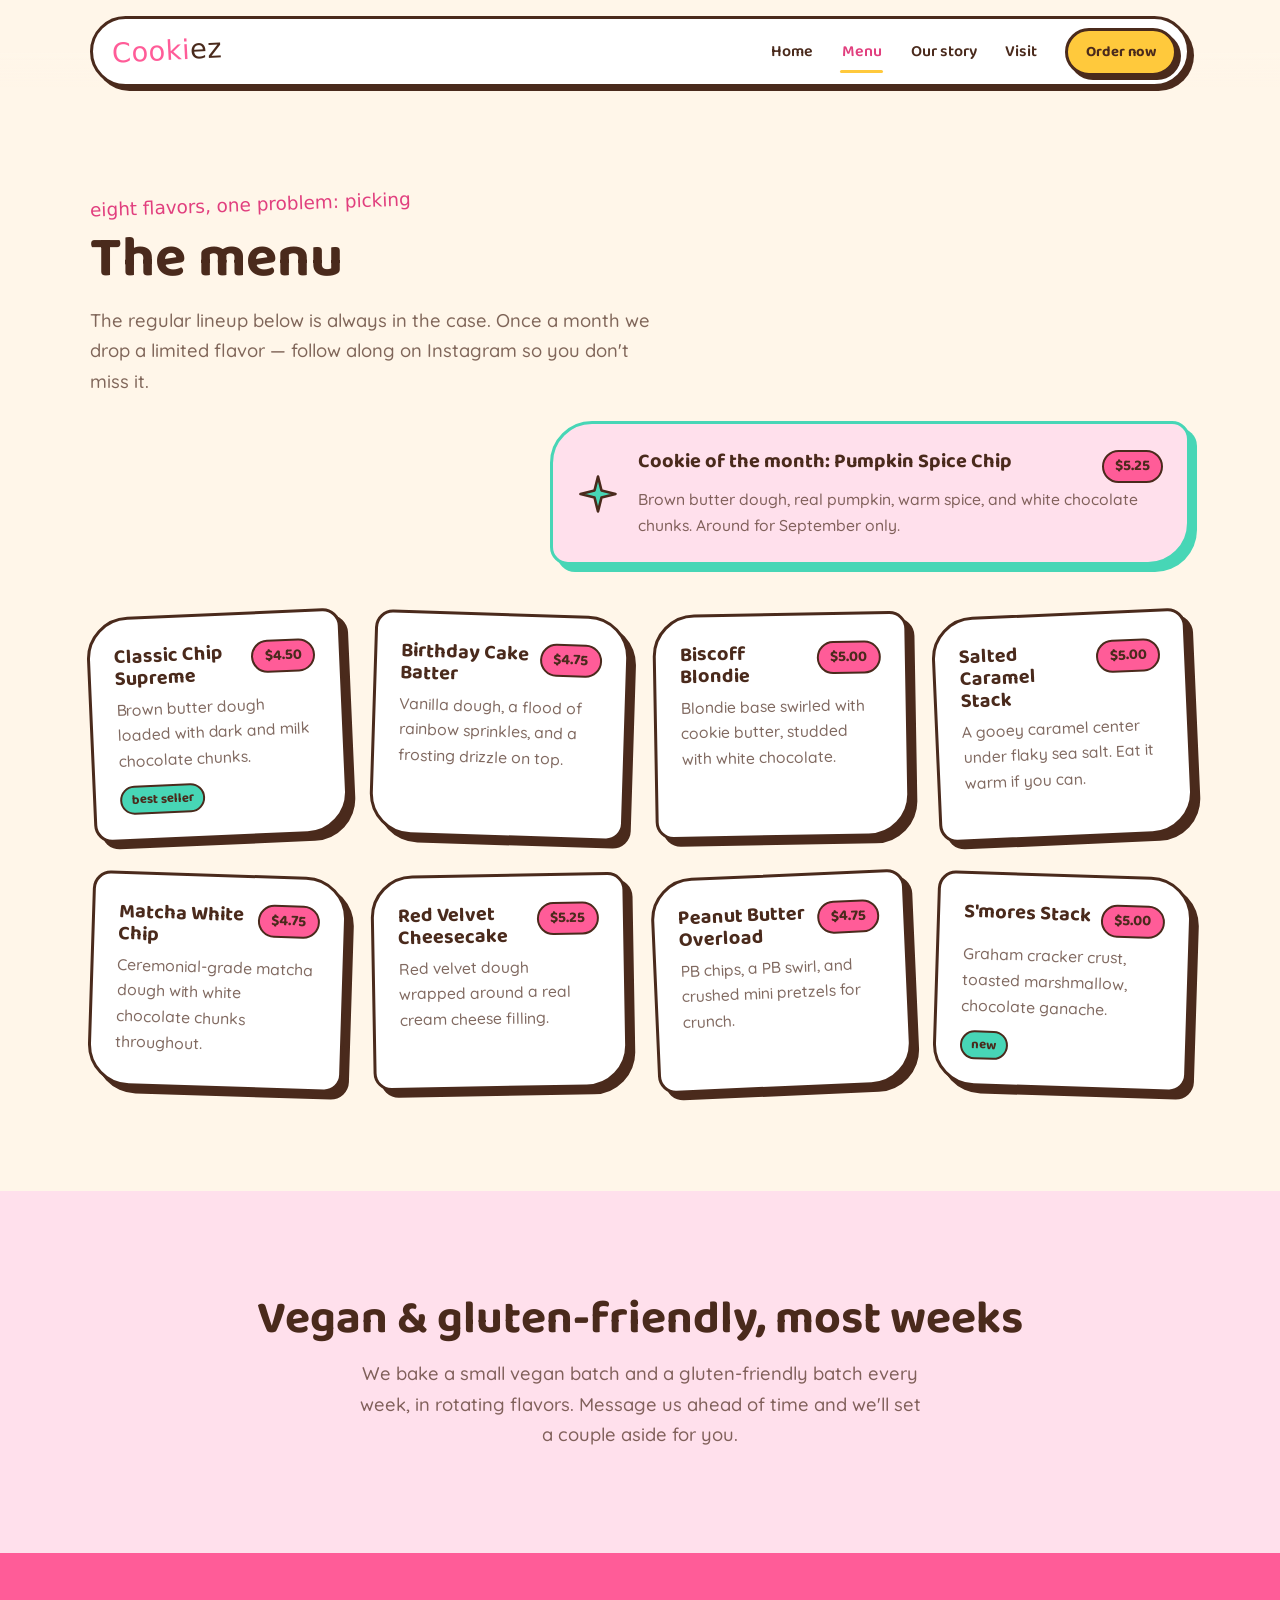
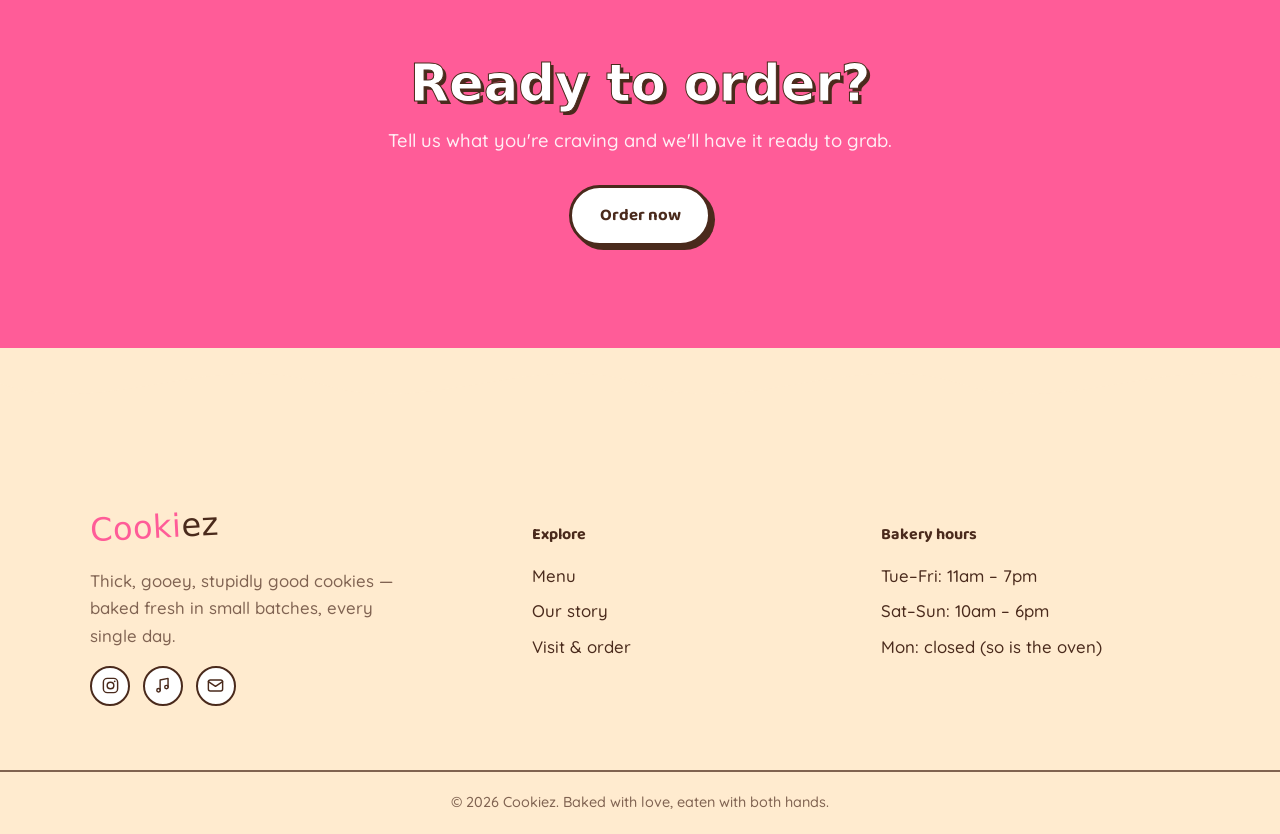
<file: menu.html>
<!DOCTYPE html>
<html lang="en">
<head>
<meta charset="UTF-8">
<meta name="viewport" content="width=device-width, initial-scale=1.0">
<title>Menu — Cookiez</title>
<meta name="description" content="The full Cookiez flavor lineup, plus this month's special drop.">
<link rel="icon" href="data:image/svg+xml,%3Csvg xmlns='http://www.w3.org/2000/svg' viewBox='0 0 100 100'%3E%3Ctext y='.9em' font-size='90'%3E%F0%9F%8D%AA%3C/text%3E%3C/svg%3E">
<link rel="preconnect" href="https://fonts.googleapis.com">
<link rel="preconnect" href="https://fonts.gstatic.com" crossorigin>
<link href="https://fonts.googleapis.com/css2?family=Baloo+2:wght@500;600;700;800&amp;family=Quicksand:wght@500;600;700&amp;family=Chewy&amp;display=swap" rel="stylesheet">
<link rel="stylesheet" href="style.css">
</head>
<body>

<header class="site-header">
  <div class="container">
    <nav class="nav-pill" aria-label="Primary">
      <a href="index.html" class="logo">Cooki<span>ez</span></a>
      <button class="nav-toggle" aria-label="Toggle menu" aria-expanded="false" aria-controls="primary-nav">
        <svg viewBox="0 0 24 24" fill="none" stroke="currentColor" stroke-width="2.5" stroke-linecap="round"><line x1="3" y1="6" x2="21" y2="6"/><line x1="3" y1="12" x2="21" y2="12"/><line x1="3" y1="18" x2="21" y2="18"/></svg>
      </button>
      <div class="nav-links" id="primary-nav">
        <a href="index.html">Home</a>
        <a href="menu.html" aria-current="page">Menu</a>
        <a href="about.html">Our story</a>
        <a href="contact.html">Visit</a>
        <a href="contact.html" class="btn small">Order now</a>
      </div>
    </nav>
  </div>
</header>

<main>

  <section class="band-cream" style="padding-bottom: 1.5rem;">
    <div class="container">
      <span class="kicker">eight flavors, one problem: picking</span>
      <h1 style="font-size: clamp(2.4rem, 5vw, 3.6rem); font-family: var(--font-head); color: var(--choc);">The menu</h1>
      <p class="section-lede">The regular lineup below is always in the case. Once a month we drop a limited flavor — follow along on Instagram so you don't miss it.</p>
    </div>
  </section>

  <section class="band-cream" style="padding-top: 0;">
    <div class="container">

      <article class="tile" style="border-color: var(--mint); background: var(--pink-soft); box-shadow: 7px 7px 0 var(--mint); transform: rotate(0deg); display:grid; grid-template-columns: auto 1fr; gap: 1.2rem; align-items:center; max-width: 640px; margin-inline:auto 0;">
        <svg viewBox="0 0 24 24" width="42" height="42" aria-hidden="true"><path d="M12 2 L14 10 L22 12 L14 14 L12 22 L10 14 L2 12 L10 10 Z" fill="var(--mint)" stroke="#4A2A1C" stroke-width="1.5" stroke-linejoin="round"/></svg>
        <div>
          <div class="tile-top" style="margin-bottom:.2rem;">
            <h3>Cookie of the month: Pumpkin Spice Chip</h3>
            <span class="price">$5.25</span>
          </div>
          <p>Brown butter dough, real pumpkin, warm spice, and white chocolate chunks. Around for September only.</p>
        </div>
      </article>

      <div class="pinboard" style="margin-top: 3rem;">
        <article class="tile">
          <div class="tile-top">
            <h3>Classic Chip Supreme</h3>
            <span class="price">$4.50</span>
          </div>
          <p>Brown butter dough loaded with dark and milk chocolate chunks.</p>
          <span class="tag">best seller</span>
        </article>

        <article class="tile">
          <div class="tile-top">
            <h3>Birthday Cake Batter</h3>
            <span class="price">$4.75</span>
          </div>
          <p>Vanilla dough, a flood of rainbow sprinkles, and a frosting drizzle on top.</p>
        </article>

        <article class="tile">
          <div class="tile-top">
            <h3>Biscoff Blondie</h3>
            <span class="price">$5.00</span>
          </div>
          <p>Blondie base swirled with cookie butter, studded with white chocolate.</p>
        </article>

        <article class="tile">
          <div class="tile-top">
            <h3>Salted Caramel Stack</h3>
            <span class="price">$5.00</span>
          </div>
          <p>A gooey caramel center under flaky sea salt. Eat it warm if you can.</p>
        </article>

        <article class="tile">
          <div class="tile-top">
            <h3>Matcha White Chip</h3>
            <span class="price">$4.75</span>
          </div>
          <p>Ceremonial-grade matcha dough with white chocolate chunks throughout.</p>
        </article>

        <article class="tile">
          <div class="tile-top">
            <h3>Red Velvet Cheesecake</h3>
            <span class="price">$5.25</span>
          </div>
          <p>Red velvet dough wrapped around a real cream cheese filling.</p>
        </article>

        <article class="tile">
          <div class="tile-top">
            <h3>Peanut Butter Overload</h3>
            <span class="price">$4.75</span>
          </div>
          <p>PB chips, a PB swirl, and crushed mini pretzels for crunch.</p>
        </article>

        <article class="tile">
          <div class="tile-top">
            <h3>S'mores Stack</h3>
            <span class="price">$5.00</span>
          </div>
          <p>Graham cracker crust, toasted marshmallow, chocolate ganache.</p>
          <span class="tag">new</span>
        </article>
      </div>

    </div>
  </section>

  <section class="band-pink">
    <div class="container" style="text-align:center;">
      <h2 class="section-heading" style="justify-content:center;">Vegan &amp; gluten-friendly, most weeks</h2>
      <p class="section-lede" style="margin-inline:auto;">We bake a small vegan batch and a gluten-friendly batch every week, in rotating flavors. Message us ahead of time and we'll set a couple aside for you.</p>
    </div>
  </section>

  <section class="cta-band">
    <div class="container">
      <h2>Ready to order?</h2>
      <p class="section-lede">Tell us what you're craving and we'll have it ready to grab.</p>
      <div class="hero-cta">
        <a href="contact.html" class="btn ghost">Order now</a>
      </div>
    </div>
  </section>

</main>

<footer class="site-footer">
  <div class="wavy-divider" aria-hidden="true">
    <svg viewBox="0 0 1440 100" preserveAspectRatio="none"><path fill="var(--cream-deep)" d="M0,40 C120,80 240,0 360,40 C480,80 600,0 720,40 C840,80 960,0 1080,40 C1200,80 1320,0 1440,40 L1440,100 L0,100 Z"/></svg>
  </div>
  <div class="container footer-inner">
    <div class="footer-brand">
      <a href="index.html" class="logo">Cooki<span>ez</span></a>
      <p>Thick, gooey, stupidly good cookies — baked fresh in small batches, every single day.</p>
      <div class="social-row">
        <a href="https://instagram.com/cookiez.bakes" aria-label="Cookiez on Instagram" target="_blank" rel="noopener"><svg viewBox="0 0 24 24" fill="none" stroke="#4A2A1C" stroke-width="1.8"><rect x="3" y="3" width="18" height="18" rx="5"/><circle cx="12" cy="12" r="4.2"/><circle cx="17.3" cy="6.7" r="1.1" fill="#4A2A1C" stroke="none"/></svg></a>
        <a href="https://tiktok.com/@cookiez.bakes" aria-label="Cookiez on TikTok" target="_blank" rel="noopener"><svg viewBox="0 0 24 24" fill="none" stroke="#4A2A1C" stroke-width="1.8" stroke-linecap="round" stroke-linejoin="round"><path d="M9 18V5l10-2v11"/><circle cx="7" cy="18" r="2.2"/><circle cx="17" cy="14" r="2.2"/></svg></a>
        <a href="mailto:hello@cookiez.com" aria-label="Email Cookiez"><svg viewBox="0 0 24 24" fill="none" stroke="#4A2A1C" stroke-width="1.8" stroke-linecap="round" stroke-linejoin="round"><rect x="3" y="5" width="18" height="14" rx="2.5"/><path d="M3 7l9 6 9-6"/></svg></a>
      </div>
    </div>
    <div class="footer-links">
      <h4>Explore</h4>
      <ul>
        <li><a href="menu.html">Menu</a></li>
        <li><a href="about.html">Our story</a></li>
        <li><a href="contact.html">Visit &amp; order</a></li>
      </ul>
    </div>
    <div class="footer-hours">
      <h4>Bakery hours</h4>
      <ul>
        <li>Tue–Fri: 11am – 7pm</li>
        <li>Sat–Sun: 10am – 6pm</li>
        <li>Mon: closed (so is the oven)</li>
      </ul>
    </div>
  </div>
  <div class="footer-bottom">
    <p>© <span data-year>2026</span> Cookiez. Baked with love, eaten with both hands.</p>
  </div>
</footer>

<script src="main.js"></script>
</body>
</html>
</file>
<file: style.css>
/* =========================================================
   COOKIEZ — stylesheet
   A note for future-you editing this: colors, fonts and
   spacing all flow from the custom properties below. Change
   a value once here and it ripples everywhere.
   ========================================================= */

:root {
  /* ---- color ---- */
  --cream:      #FFF6E9;   /* page background, "milk" */
  --cream-deep: #FFEBCF;   /* alternate section band */
  --pink:       #FF5C98;   /* brand primary */
  --pink-deep:  #E13F7E;   /* pressed / hover */
  --pink-soft:  #FFE0EC;   /* tint background */
  --yellow:     #FFC93C;   /* brand secondary */
  --mint:       #47D6B6;   /* accent pop */
  --choc:       #4A2A1C;   /* ink / borders / shadows */
  --choc-70:    #4A2A1Cb3;
  --white:      #FFFFFF;

  /* ---- type ---- */
  --font-logo: 'Chewy', system-ui, sans-serif;
  --font-head: 'Baloo 2', system-ui, sans-serif;
  --font-body: 'Quicksand', system-ui, sans-serif;

  /* ---- shape language ---- */
  --blob-a: 42px 18px 42px 18px;
  --blob-b: 18px 42px 18px 42px;
  --border: 3px solid var(--choc);
  --shadow-sm: 4px 4px 0 var(--choc);
  --shadow-md: 7px 7px 0 var(--choc);
  --shadow-lg: 10px 10px 0 var(--choc);

  --container: 1180px;
}

/* ---------- reset ---------- */
*, *::before, *::after { box-sizing: border-box; }
html { scroll-behavior: smooth; }
@media (prefers-reduced-motion: reduce) {
  html { scroll-behavior: auto; }
  *, *::before, *::after {
    animation-duration: 0.01ms !important;
    animation-iteration-count: 1 !important;
    transition-duration: 0.01ms !important;
  }
}
body, h1, h2, h3, p, figure, ul, ol { margin: 0; }
ul, ol { padding: 0; list-style: none; }
img, svg { max-width: 100%; display: block; }
a { color: inherit; text-decoration: none; }
button { font: inherit; cursor: pointer; }

body {
  background: var(--cream);
  color: var(--choc);
  font-family: var(--font-body);
  font-size: 1.05rem;
  font-weight: 500;
  line-height: 1.65;
  overflow-x: hidden;
}

h1, h2, h3 { font-family: var(--font-head); font-weight: 700; line-height: 1.1; }

:focus-visible {
  outline: 3px solid var(--choc);
  outline-offset: 3px;
  border-radius: 6px;
}

.container {
  width: 100%;
  max-width: var(--container);
  margin-inline: auto;
  padding-inline: clamp(1.25rem, 4vw, 2.5rem);
}

.prose { max-width: 62ch; }

/* ---------- section rhythm ---------- */
section { padding-block: clamp(3.5rem, 8vw, 6.5rem); }
.band-cream    { background: var(--cream); }
.band-deep     { background: var(--cream-deep); }
.band-pink     { background: var(--pink-soft); }
.band-ink      { background: var(--choc); color: var(--cream); }

h2.section-heading {
  font-size: clamp(2rem, 4vw, 2.9rem);
  display: inline-flex;
  align-items: center;
  gap: .5em;
}
h2.section-heading .sprinkle { flex-shrink: 0; }

.section-lede {
  margin-top: .9rem;
  max-width: 52ch;
  font-size: 1.15rem;
  color: var(--choc-70);
}

/* ---------- buttons: sticker / press style ---------- */
.btn {
  display: inline-flex;
  align-items: center;
  justify-content: center;
  gap: .5rem;
  font-family: var(--font-head);
  font-weight: 700;
  font-size: 1.05rem;
  padding: .85rem 1.7rem;
  border: var(--border);
  border-radius: 999px;
  background: var(--yellow);
  color: var(--choc);
  box-shadow: var(--shadow-sm);
  transition: transform .12s ease, box-shadow .12s ease, background .15s ease;
  white-space: nowrap;
}
.btn:hover { background: #ffd766; }
.btn:active,
.btn:hover {
  transform: translate(2px, 2px);
  box-shadow: 2px 2px 0 var(--choc);
}
.btn.primary { background: var(--pink); color: var(--choc); }
.btn.primary:hover { background: #ff7dae; }
.btn.ghost { background: var(--white); }
.btn.small { padding: .55rem 1.15rem; font-size: .92rem; }

/* ---------- nav ---------- */
.site-header {
  position: sticky;
  top: 0;
  z-index: 50;
  padding-top: 1rem;
  background: linear-gradient(var(--cream) 60%, transparent);
}
.nav-pill {
  display: flex;
  align-items: center;
  justify-content: space-between;
  gap: 1rem;
  background: var(--white);
  border: var(--border);
  border-radius: 999px;
  padding: .55rem .6rem .55rem 1.2rem;
  box-shadow: var(--shadow-sm);
}
.logo {
  font-family: var(--font-logo);
  font-size: 1.7rem;
  color: var(--pink);
  letter-spacing: .5px;
  transform: rotate(-3deg);
  display: inline-block;
}
.logo span { color: var(--choc); }

.nav-links {
  display: flex;
  align-items: center;
  gap: clamp(1rem, 2vw, 2rem);
  font-family: var(--font-head);
  font-weight: 600;
  font-size: 1rem;
}
.nav-links a { padding: .3rem .1rem; position: relative; }
.nav-links a[aria-current="page"] { color: var(--pink-deep); }
.nav-links a:not(.btn)::after {
  content: "";
  position: absolute;
  left: 0; right: 0; bottom: -3px;
  height: 3px;
  background: var(--yellow);
  border-radius: 3px;
  transform: scaleX(0);
  transform-origin: left;
  transition: transform .18s ease;
}
.nav-links a:not(.btn):hover::after,
.nav-links a[aria-current="page"]:not(.btn)::after { transform: scaleX(1); }

.nav-toggle {
  display: none;
  background: none;
  border: none;
  padding: .5rem;
}
.nav-toggle svg { width: 26px; height: 26px; }

@media (max-width: 780px) {
  .nav-toggle { display: block; }
  .nav-links {
    position: absolute;
    top: calc(100% + .6rem);
    left: clamp(1.25rem, 4vw, 2.5rem);
    right: clamp(1.25rem, 4vw, 2.5rem);
    background: var(--white);
    border: var(--border);
    border-radius: 24px;
    box-shadow: var(--shadow-md);
    flex-direction: column;
    align-items: stretch;
    text-align: center;
    padding: 1.1rem;
    gap: .3rem;
    display: none;
  }
  .nav-links.open { display: flex; }
  .nav-links a:not(.btn) { padding: .6rem; }
  .nav-links .btn { margin-top: .4rem; }
}

/* ---------- decorative bits ---------- */
.confetti { position: absolute; pointer-events: none; }
.confetti.dot { border-radius: 50%; }

.wavy-divider { display: block; width: 100%; line-height: 0; }
.wavy-divider svg { width: 100%; height: auto; display: block; }

.marquee {
  background: var(--choc);
  color: var(--cream);
  transform: rotate(-1.4deg);
  margin-block: -1.4rem;
  overflow: hidden;
  border-block: var(--border);
  position: relative;
  z-index: 5;
}
.marquee-track {
  display: flex;
  width: max-content;
  animation: marquee 26s linear infinite;
}
.marquee-track span {
  font-family: var(--font-head);
  font-weight: 700;
  font-size: 1.15rem;
  padding: .8rem 1.4rem;
  white-space: nowrap;
}
.marquee-track span::after { content: "✦"; margin-left: 1.4rem; color: var(--yellow); }
@keyframes marquee {
  from { transform: translateX(0); }
  to   { transform: translateX(-50%); }
}
@media (prefers-reduced-motion: reduce) {
  .marquee-track { animation: none; overflow-x: auto; }
}

/* ---------- hero ---------- */
.hero {
  padding-top: clamp(2.5rem, 6vw, 4rem);
  padding-bottom: clamp(4rem, 9vw, 7rem);
  position: relative;
}
.hero .container {
  display: grid;
  grid-template-columns: 1.1fr 1fr;
  gap: clamp(2rem, 5vw, 3rem);
  align-items: center;
}
@media (max-width: 900px) {
  .hero .container { grid-template-columns: 1fr; text-align: center; }
  .hero-art { order: -1; max-width: 340px; margin-inline: auto; }
}
.kicker {
  font-family: var(--font-logo);
  color: var(--pink-deep);
  font-size: 1.15rem;
  display: inline-block;
  transform: rotate(-2deg);
  margin-bottom: .5rem;
}
.hero h1 {
  font-size: clamp(2.6rem, 6vw, 4.3rem);
  font-family: var(--font-logo);
  color: var(--pink);
  -webkit-text-stroke: 1.5px var(--choc);
  text-shadow: 4px 4px 0 var(--choc);
}
.hero h1 .accent { color: var(--yellow); text-shadow: 4px 4px 0 var(--choc); }
.hero p.section-lede { margin-top: 1.1rem; font-size: 1.2rem; }
.hero-cta { display: flex; flex-wrap: wrap; gap: .9rem; margin-top: 1.8rem; }
@media (max-width: 900px) { .hero-cta { justify-content: center; } }

.hero-art { position: relative; }
.hero-art svg { animation: pop-in .7s cubic-bezier(.34,1.56,.64,1) both; }
@keyframes pop-in {
  0%   { transform: scale(.6) rotate(-14deg); opacity: 0; }
  70%  { transform: scale(1.06) rotate(4deg); opacity: 1; }
  100% { transform: scale(1) rotate(-4deg); }
}

/* ---------- flavor / pinboard tiles ---------- */
.pinboard {
  display: grid;
  grid-template-columns: repeat(auto-fit, minmax(230px, 1fr));
  gap: 2.2rem 1.7rem;
  margin-top: 3rem;
}
.tile {
  background: var(--white);
  border: var(--border);
  border-radius: var(--blob-a);
  box-shadow: var(--shadow-md);
  padding: 1.6rem 1.5rem 1.5rem;
  transition: transform .15s ease, box-shadow .15s ease;
}
.tile:nth-child(3n+1) { transform: rotate(-2.5deg); }
.tile:nth-child(3n+2) { transform: rotate(1.8deg); border-radius: var(--blob-b); }
.tile:nth-child(3n)   { transform: rotate(-1deg); }
.tile:hover {
  transform: translate(3px, 3px) rotate(0deg);
  box-shadow: 3px 3px 0 var(--choc);
}
.tile .tile-top {
  display: flex;
  justify-content: space-between;
  align-items: flex-start;
  gap: .6rem;
  margin-bottom: .5rem;
}
.tile h3 { font-size: 1.25rem; }
.tile .price {
  font-family: var(--font-head);
  font-weight: 700;
  color: var(--choc);
  background: var(--pink);
  border: 2px solid var(--choc);
  border-radius: 999px;
  padding: .15rem .7rem;
  font-size: .95rem;
  flex-shrink: 0;
}
.tile p { color: var(--choc-70); font-size: .98rem; }
.tile .tag {
  display: inline-block;
  margin-top: .7rem;
  font-family: var(--font-head);
  font-size: .82rem;
  font-weight: 700;
  color: var(--choc);
  background: var(--mint);
  border: 2px solid var(--choc);
  border-radius: 999px;
  padding: .1rem .6rem;
}

.pinboard.featured { margin-top: 2.5rem; }

/* ---------- two column feature ---------- */
.split {
  display: grid;
  grid-template-columns: 1fr 1fr;
  gap: clamp(2rem, 6vw, 4.5rem);
  align-items: center;
}
.split.reverse .split-art { order: 2; }
@media (max-width: 860px) {
  .split { grid-template-columns: 1fr; text-align: center; }
  .split.reverse .split-art { order: -1; }
  .split-art { max-width: 320px; margin-inline: auto; }
}
.split-art svg { width: 100%; }

/* ---------- timeline (about page — genuinely sequential) ---------- */
.timeline {
  margin-top: 3rem;
  border-left: 4px dashed var(--pink);
  padding-left: clamp(1.4rem, 4vw, 2.5rem);
  display: flex;
  flex-direction: column;
  gap: 2.6rem;
}
.timeline-item { position: relative; }
.timeline-item::before {
  content: "";
  position: absolute;
  left: calc(-1 * clamp(1.4rem, 4vw, 2.5rem) - 11px);
  top: .35rem;
  width: 18px; height: 18px;
  border-radius: 50%;
  background: var(--yellow);
  border: 3px solid var(--choc);
}
.timeline-year {
  font-family: var(--font-logo);
  color: var(--pink-deep);
  font-size: 1.2rem;
}
.timeline-item h3 { margin-top: .15rem; font-size: 1.3rem; }
.timeline-item p { margin-top: .35rem; color: var(--choc-70); max-width: 55ch; }

/* ---------- testimonials ---------- */
.notes {
  display: grid;
  grid-template-columns: repeat(auto-fit, minmax(240px, 1fr));
  gap: 2rem;
  margin-top: 3rem;
}
.note {
  background: var(--yellow);
  border: var(--border);
  border-radius: 10px;
  padding: 1.6rem 1.5rem;
  box-shadow: var(--shadow-sm);
  position: relative;
  font-family: var(--font-head);
  font-size: 1.08rem;
}
.note:nth-child(odd) { transform: rotate(-2deg); background: var(--pink-soft); }
.note:nth-child(even) { transform: rotate(1.5deg); }
.note .tape {
  position: absolute;
  top: -14px; left: 50%;
  transform: translateX(-50%) rotate(-3deg);
  width: 64px; height: 26px;
  background: #ffffffb3;
  border: 2px solid var(--choc-70);
}
.note cite {
  display: block;
  margin-top: 1rem;
  font-style: normal;
  font-weight: 700;
  color: var(--pink-deep);
  font-size: .95rem;
}

/* ---------- info cards (contact page) ---------- */
.info-grid {
  display: grid;
  grid-template-columns: repeat(auto-fit, minmax(240px, 1fr));
  gap: 1.8rem;
  margin-top: 3rem;
}
.info-card {
  background: var(--white);
  border: var(--border);
  border-radius: 26px;
  padding: 1.8rem;
  box-shadow: var(--shadow-md);
}
.info-card h3 {
  font-size: 1.25rem;
  display: flex;
  align-items: center;
  gap: .55rem;
}
.info-card p, .info-card address { margin-top: .6rem; color: var(--choc-70); font-style: normal; }
.info-card a.link {
  display: inline-block;
  margin-top: .9rem;
  font-family: var(--font-head);
  font-weight: 700;
  color: var(--pink-deep);
  border-bottom: 2px solid var(--yellow);
}
.hours-row { display: flex; justify-content: space-between; gap: 1rem; }
.hours-row + .hours-row { margin-top: .35rem; }

/* ---------- CTA band ---------- */
.cta-band {
  background: var(--pink);
  color: var(--white);
  text-align: center;
  position: relative;
  overflow: hidden;
}
.cta-band h2 {
  font-family: var(--font-logo);
  font-size: clamp(2rem, 5vw, 3.2rem);
  -webkit-text-stroke: 1px var(--choc);
  text-shadow: 3px 3px 0 var(--choc);
}
.cta-band .section-lede { color: #ffffffe6; margin-inline: auto; }
.cta-band .hero-cta { justify-content: center; }

/* ---------- footer ---------- */
.site-footer {
  background: var(--cream-deep);
  padding-top: 0;
}
.footer-inner {
  padding-block: clamp(2.5rem, 6vw, 4rem);
  display: grid;
  grid-template-columns: 1.3fr 1fr 1fr;
  gap: 2.5rem;
}
@media (max-width: 720px) {
  .footer-inner { grid-template-columns: 1fr; text-align: center; }
}
.footer-inner h4 {
  font-family: var(--font-head);
  font-size: 1rem;
  margin-bottom: .8rem;
}
.footer-inner ul { display: flex; flex-direction: column; gap: .5rem; }
.footer-inner a:hover { color: var(--pink-deep); }
.footer-brand .logo { font-size: 2rem; }
.footer-brand p { margin-top: .8rem; max-width: 32ch; color: var(--choc-70); }
@media (max-width: 720px) { .footer-brand p { margin-inline: auto; } }
.social-row { display: flex; gap: .8rem; margin-top: 1rem; }
@media (max-width: 720px) { .social-row { justify-content: center; } }
.social-row a {
  width: 40px; height: 40px;
  display: grid; place-items: center;
  background: var(--white);
  border: 2.5px solid var(--choc);
  border-radius: 50%;
  transition: transform .12s ease, background .12s ease;
}
.social-row a:hover { background: var(--yellow); transform: translateY(-2px); }
.social-row svg { width: 19px; height: 19px; }
.footer-bottom {
  border-top: 2px solid var(--choc-70);
  padding-block: 1.2rem;
  text-align: center;
  font-size: .9rem;
  color: var(--choc-70);
}
</file>
